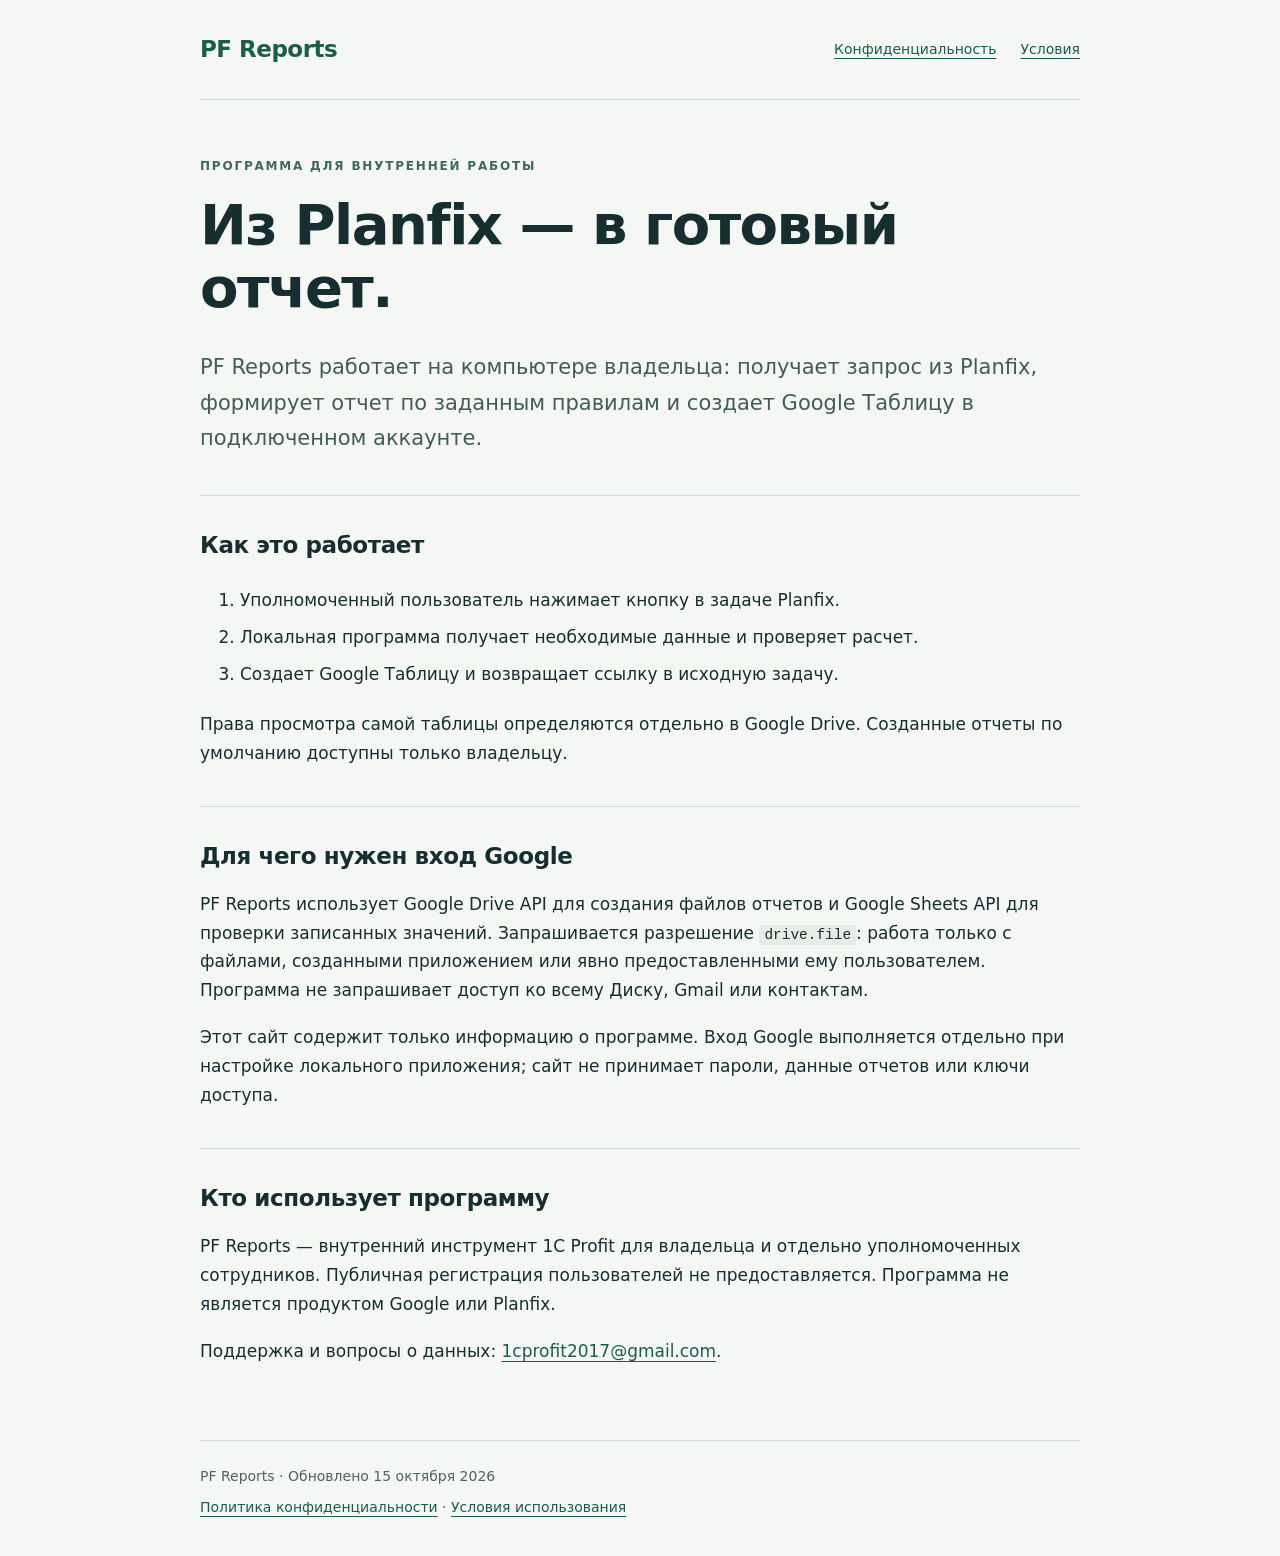
<file: index.html>
<!doctype html>
<html lang="ru">
<head><meta charset="utf-8"><meta name="viewport" content="width=device-width,initial-scale=1"><meta name="description" content="PF Reports — локальная программа подготовки отчетов из Planfix в Google Таблицах."><title>PF Reports — отчеты из Planfix</title><link rel="stylesheet" href="style.css"></head>
<body><header><a class="brand" href="index.html">PF Reports</a><nav aria-label="Навигация"><a href="privacy.html">Конфиденциальность</a><a href="terms.html">Условия</a></nav></header>
<main><p class="eyebrow">Программа для внутренней работы</p><h1>Из Planfix — в готовый отчет.</h1><p class="lead">PF Reports работает на компьютере владельца: получает запрос из Planfix, формирует отчет по заданным правилам и создает Google Таблицу в подключенном аккаунте.</p>
<section><h2>Как это работает</h2><ol><li>Уполномоченный пользователь нажимает кнопку в задаче Planfix.</li><li>Локальная программа получает необходимые данные и проверяет расчет.</li><li>Создает Google Таблицу и возвращает ссылку в исходную задачу.</li></ol><p>Права просмотра самой таблицы определяются отдельно в Google Drive. Созданные отчеты по умолчанию доступны только владельцу.</p></section>
<section><h2>Для чего нужен вход Google</h2><p>PF Reports использует Google Drive API для создания файлов отчетов и Google Sheets API для проверки записанных значений. Запрашивается разрешение <code>drive.file</code>: работа только с файлами, созданными приложением или явно предоставленными ему пользователем. Программа не запрашивает доступ ко всему Диску, Gmail или контактам.</p><p>Этот сайт содержит только информацию о программе. Вход Google выполняется отдельно при настройке локального приложения; сайт не принимает пароли, данные отчетов или ключи доступа.</p></section>
<section><h2>Кто использует программу</h2><p>PF Reports — внутренний инструмент 1C Profit для владельца и отдельно уполномоченных сотрудников. Публичная регистрация пользователей не предоставляется. Программа не является продуктом Google или Planfix.</p><p>Поддержка и вопросы о данных: <a href="mailto:1cprofit2017@gmail.com">1cprofit2017@gmail.com</a>.</p></section>
</main><footer><p>PF Reports · Обновлено 15 октября 2026</p><a href="privacy.html">Политика конфиденциальности</a> · <a href="terms.html">Условия использования</a></footer></body></html>
</file>
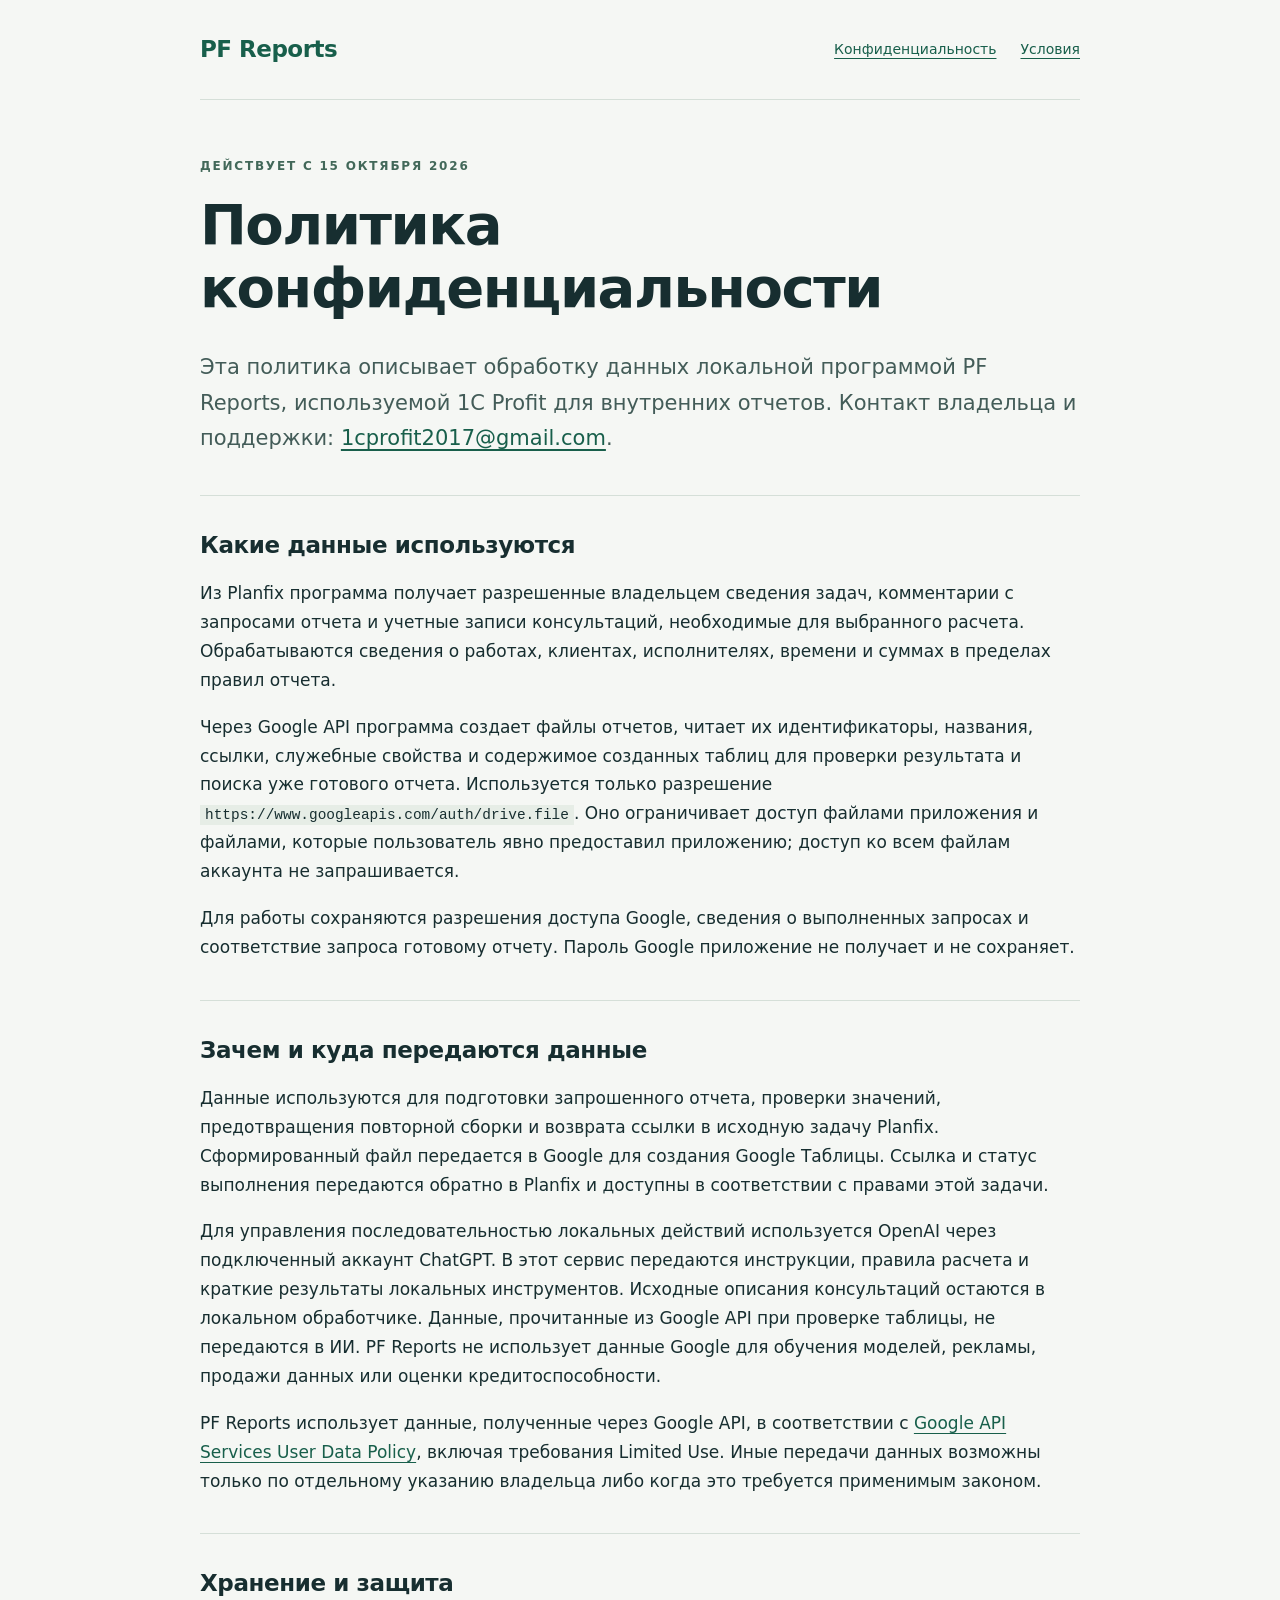
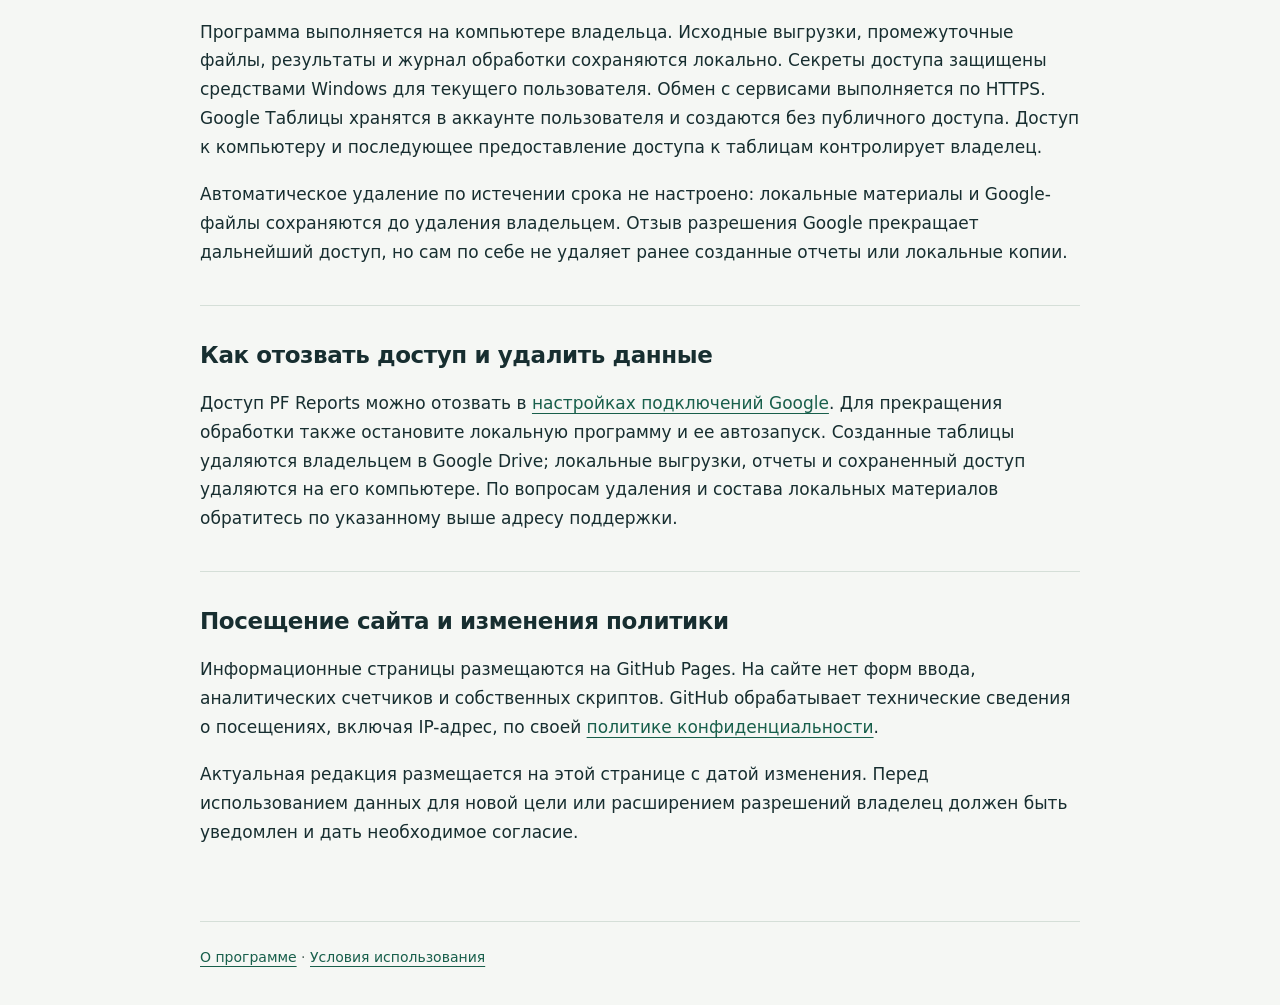
<file: privacy.html>
<!doctype html>
<html lang="ru"><head><meta charset="utf-8"><meta name="viewport" content="width=device-width,initial-scale=1"><title>Конфиденциальность — PF Reports</title><link rel="stylesheet" href="style.css"></head>
<body><header><a class="brand" href="index.html">PF Reports</a><nav aria-label="Навигация"><a href="privacy.html" aria-current="page">Конфиденциальность</a><a href="terms.html">Условия</a></nav></header><main>
<p class="eyebrow">Действует с 15 октября 2026</p><h1>Политика конфиденциальности</h1><p class="lead">Эта политика описывает обработку данных локальной программой PF Reports, используемой 1C Profit для внутренних отчетов. Контакт владельца и поддержки: <a href="mailto:1cprofit2017@gmail.com">1cprofit2017@gmail.com</a>.</p>
<section><h2>Какие данные используются</h2><p>Из Planfix программа получает разрешенные владельцем сведения задач, комментарии с запросами отчета и учетные записи консультаций, необходимые для выбранного расчета. Обрабатываются сведения о работах, клиентах, исполнителях, времени и суммах в пределах правил отчета.</p><p>Через Google API программа создает файлы отчетов, читает их идентификаторы, названия, ссылки, служебные свойства и содержимое созданных таблиц для проверки результата и поиска уже готового отчета. Используется только разрешение <code>https://www.googleapis.com/auth/drive.file</code>. Оно ограничивает доступ файлами приложения и файлами, которые пользователь явно предоставил приложению; доступ ко всем файлам аккаунта не запрашивается.</p><p>Для работы сохраняются разрешения доступа Google, сведения о выполненных запросах и соответствие запроса готовому отчету. Пароль Google приложение не получает и не сохраняет.</p></section>
<section><h2>Зачем и куда передаются данные</h2><p>Данные используются для подготовки запрошенного отчета, проверки значений, предотвращения повторной сборки и возврата ссылки в исходную задачу Planfix. Сформированный файл передается в Google для создания Google Таблицы. Ссылка и статус выполнения передаются обратно в Planfix и доступны в соответствии с правами этой задачи.</p><p>Для управления последовательностью локальных действий используется OpenAI через подключенный аккаунт ChatGPT. В этот сервис передаются инструкции, правила расчета и краткие результаты локальных инструментов. Исходные описания консультаций остаются в локальном обработчике. Данные, прочитанные из Google API при проверке таблицы, не передаются в ИИ. PF Reports не использует данные Google для обучения моделей, рекламы, продажи данных или оценки кредитоспособности.</p><p>PF Reports использует данные, полученные через Google API, в соответствии с <a href="https://developers.google.com/terms/api-services-user-data-policy">Google API Services User Data Policy</a>, включая требования Limited Use. Иные передачи данных возможны только по отдельному указанию владельца либо когда это требуется применимым законом.</p></section>
<section><h2>Хранение и защита</h2><p>Программа выполняется на компьютере владельца. Исходные выгрузки, промежуточные файлы, результаты и журнал обработки сохраняются локально. Секреты доступа защищены средствами Windows для текущего пользователя. Обмен с сервисами выполняется по HTTPS. Google Таблицы хранятся в аккаунте пользователя и создаются без публичного доступа. Доступ к компьютеру и последующее предоставление доступа к таблицам контролирует владелец.</p><p>Автоматическое удаление по истечении срока не настроено: локальные материалы и Google-файлы сохраняются до удаления владельцем. Отзыв разрешения Google прекращает дальнейший доступ, но сам по себе не удаляет ранее созданные отчеты или локальные копии.</p></section>
<section><h2>Как отозвать доступ и удалить данные</h2><p>Доступ PF Reports можно отозвать в <a href="https://myaccount.google.com/connections">настройках подключений Google</a>. Для прекращения обработки также остановите локальную программу и ее автозапуск. Созданные таблицы удаляются владельцем в Google Drive; локальные выгрузки, отчеты и сохраненный доступ удаляются на его компьютере. По вопросам удаления и состава локальных материалов обратитесь по указанному выше адресу поддержки.</p></section>
<section><h2>Посещение сайта и изменения политики</h2><p>Информационные страницы размещаются на GitHub Pages. На сайте нет форм ввода, аналитических счетчиков и собственных скриптов. GitHub обрабатывает технические сведения о посещениях, включая IP-адрес, по своей <a href="https://docs.github.com/en/site-policy/privacy-policies/github-general-privacy-statement">политике конфиденциальности</a>.</p><p>Актуальная редакция размещается на этой странице с датой изменения. Перед использованием данных для новой цели или расширением разрешений владелец должен быть уведомлен и дать необходимое согласие.</p></section>
</main><footer><a href="index.html">О программе</a> · <a href="terms.html">Условия использования</a></footer></body></html>
</file>
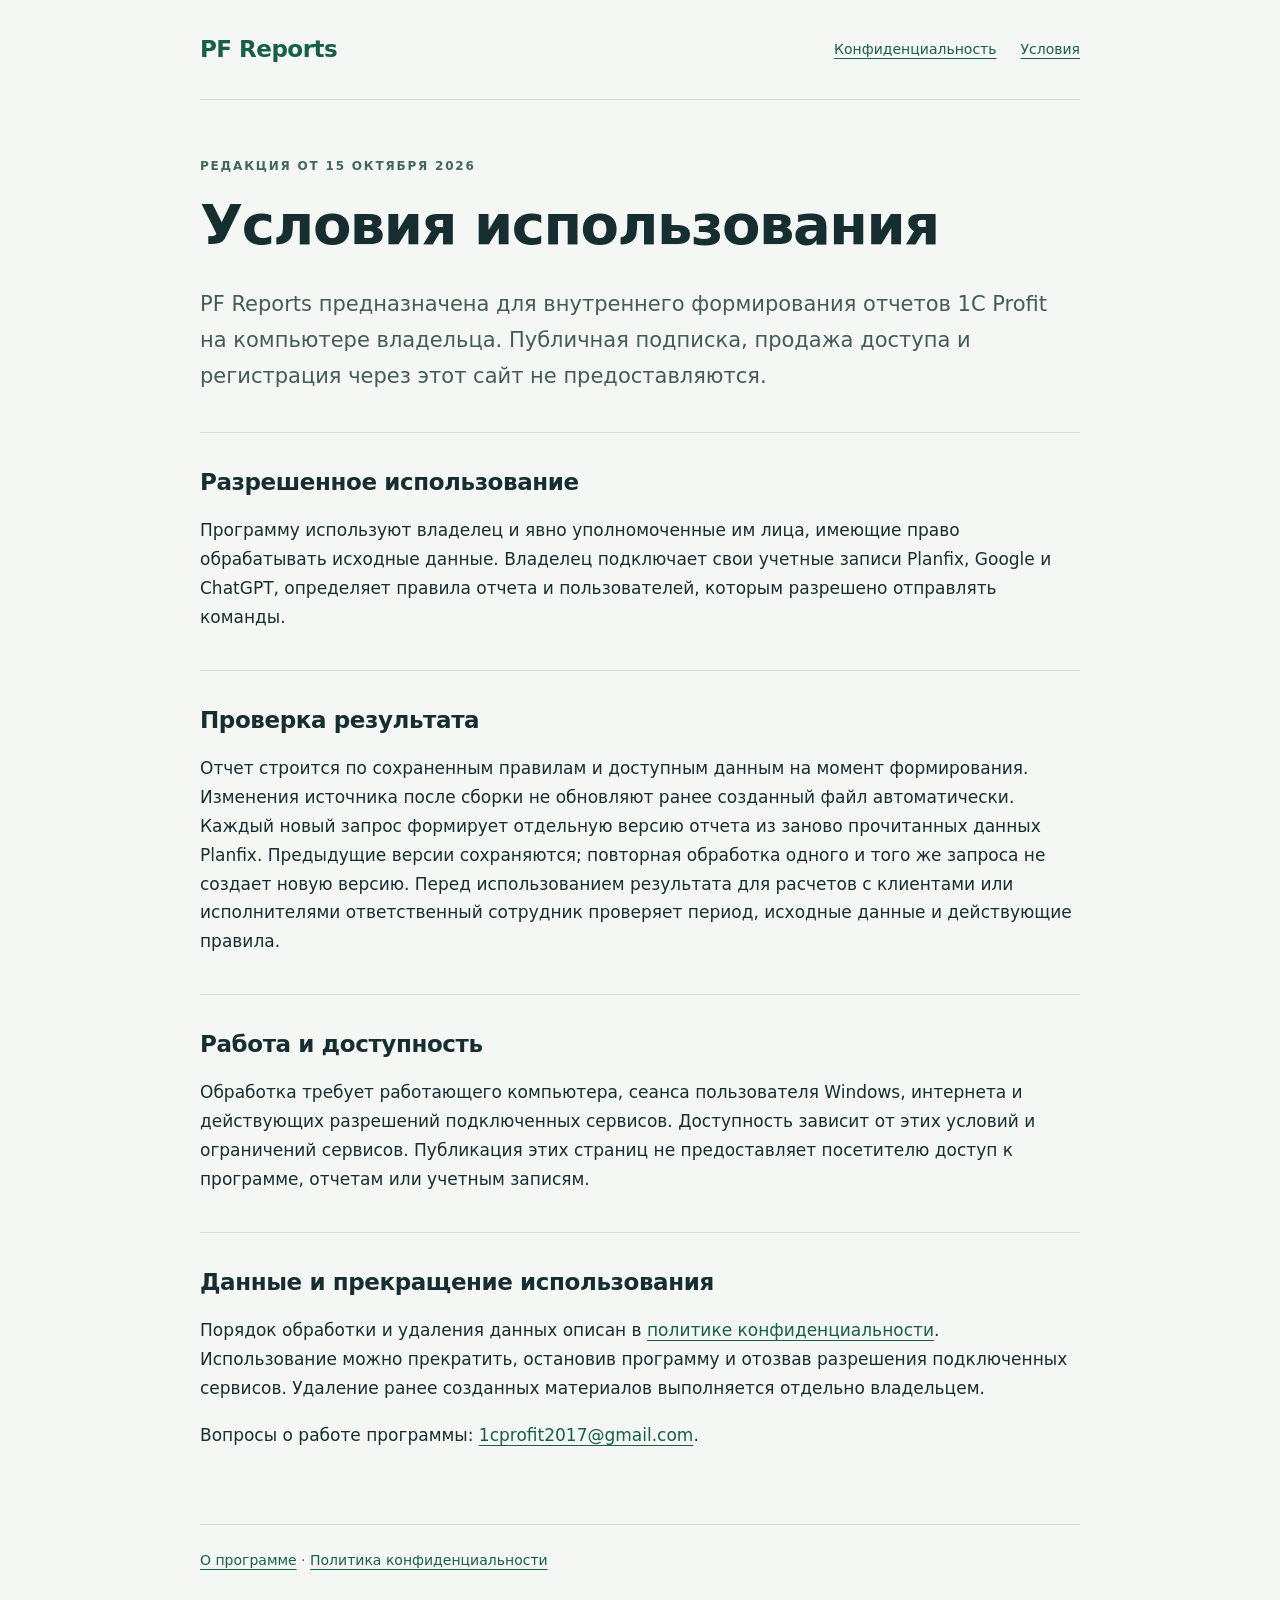
<file: terms.html>
<!doctype html>
<html lang="ru"><head><meta charset="utf-8"><meta name="viewport" content="width=device-width,initial-scale=1"><title>Условия использования — PF Reports</title><link rel="stylesheet" href="style.css"></head>
<body><header><a class="brand" href="index.html">PF Reports</a><nav aria-label="Навигация"><a href="privacy.html">Конфиденциальность</a><a href="terms.html" aria-current="page">Условия</a></nav></header><main>
<p class="eyebrow">Редакция от 15 октября 2026</p><h1>Условия использования</h1><p class="lead">PF Reports предназначена для внутреннего формирования отчетов 1C Profit на компьютере владельца. Публичная подписка, продажа доступа и регистрация через этот сайт не предоставляются.</p>
<section><h2>Разрешенное использование</h2><p>Программу используют владелец и явно уполномоченные им лица, имеющие право обрабатывать исходные данные. Владелец подключает свои учетные записи Planfix, Google и ChatGPT, определяет правила отчета и пользователей, которым разрешено отправлять команды.</p></section>
<section><h2>Проверка результата</h2><p>Отчет строится по сохраненным правилам и доступным данным на момент формирования. Изменения источника после сборки не обновляют ранее созданный файл автоматически. Каждый новый запрос формирует отдельную версию отчета из заново прочитанных данных Planfix. Предыдущие версии сохраняются; повторная обработка одного и того же запроса не создает новую версию. Перед использованием результата для расчетов с клиентами или исполнителями ответственный сотрудник проверяет период, исходные данные и действующие правила.</p></section>
<section><h2>Работа и доступность</h2><p>Обработка требует работающего компьютера, сеанса пользователя Windows, интернета и действующих разрешений подключенных сервисов. Доступность зависит от этих условий и ограничений сервисов. Публикация этих страниц не предоставляет посетителю доступ к программе, отчетам или учетным записям.</p></section>
<section><h2>Данные и прекращение использования</h2><p>Порядок обработки и удаления данных описан в <a href="privacy.html">политике конфиденциальности</a>. Использование можно прекратить, остановив программу и отозвав разрешения подключенных сервисов. Удаление ранее созданных материалов выполняется отдельно владельцем.</p><p>Вопросы о работе программы: <a href="mailto:1cprofit2017@gmail.com">1cprofit2017@gmail.com</a>.</p></section>
</main><footer><a href="index.html">О программе</a> · <a href="privacy.html">Политика конфиденциальности</a></footer></body></html>
</file>
<file: style.css>
:root{font-family:system-ui,-apple-system,"Segoe UI",sans-serif;color:#172e30;background:#f5f7f4;line-height:1.7;font-size:17px}*{box-sizing:border-box}body{margin:0}header,main,footer{width:min(880px,100% - 48px);margin:auto}header{display:flex;justify-content:space-between;align-items:center;gap:24px;flex-wrap:wrap;padding:30px 0;border-bottom:1px solid #d5dfd8}a{color:#185f4b;text-underline-offset:4px}a:focus-visible{outline:3px solid #d39f3d;outline-offset:5px}.brand{font-size:23px;letter-spacing:-.5px;font-weight:750;text-decoration:none}nav{display:flex;gap:24px;font-size:14px}main{padding:56px 0}h1{font-size:clamp(34px,6vw,56px);line-height:1.12;letter-spacing:-1.5px;margin:12px 0 30px;max-width:780px}h2{font-size:23px;letter-spacing:-.4px;margin:0 0 14px}p{margin:0 0 18px}.lead{font-size:21px;color:#435c58}.eyebrow{font-size:12px;text-transform:uppercase;letter-spacing:1.8px;font-weight:700;color:#426859}section{margin-top:38px;padding-top:30px;border-top:1px solid #d5dfd8}li{padding:4px 0}code{font-size:.85em;overflow-wrap:anywhere;background:#e6ede6;padding:2px 5px}footer{padding:24px 0 36px;border-top:1px solid #d5dfd8;font-size:14px;color:#50645c}footer p{margin-bottom:8px}@media(max-width:560px){header,main,footer{width:calc(100% - 32px)}main{padding:36px 0}nav{gap:16px}.lead{font-size:19px}}
</file>
